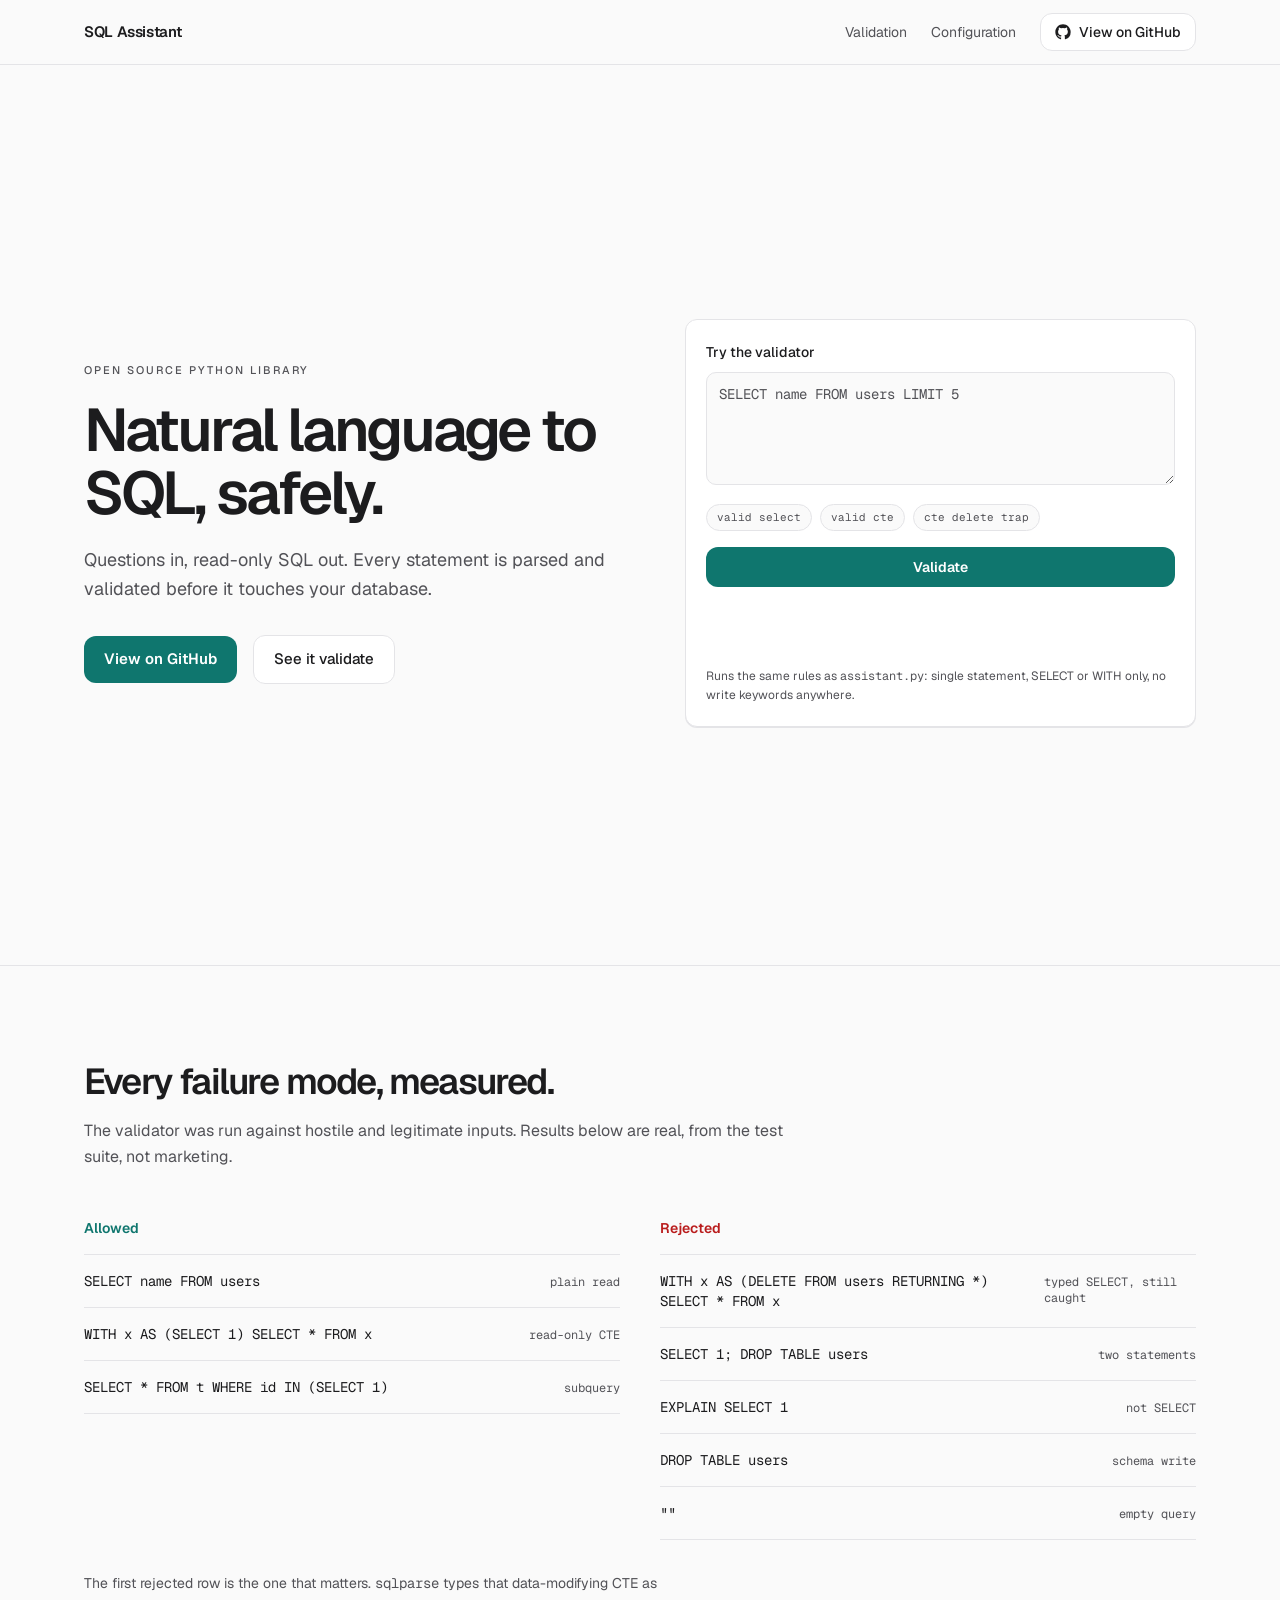
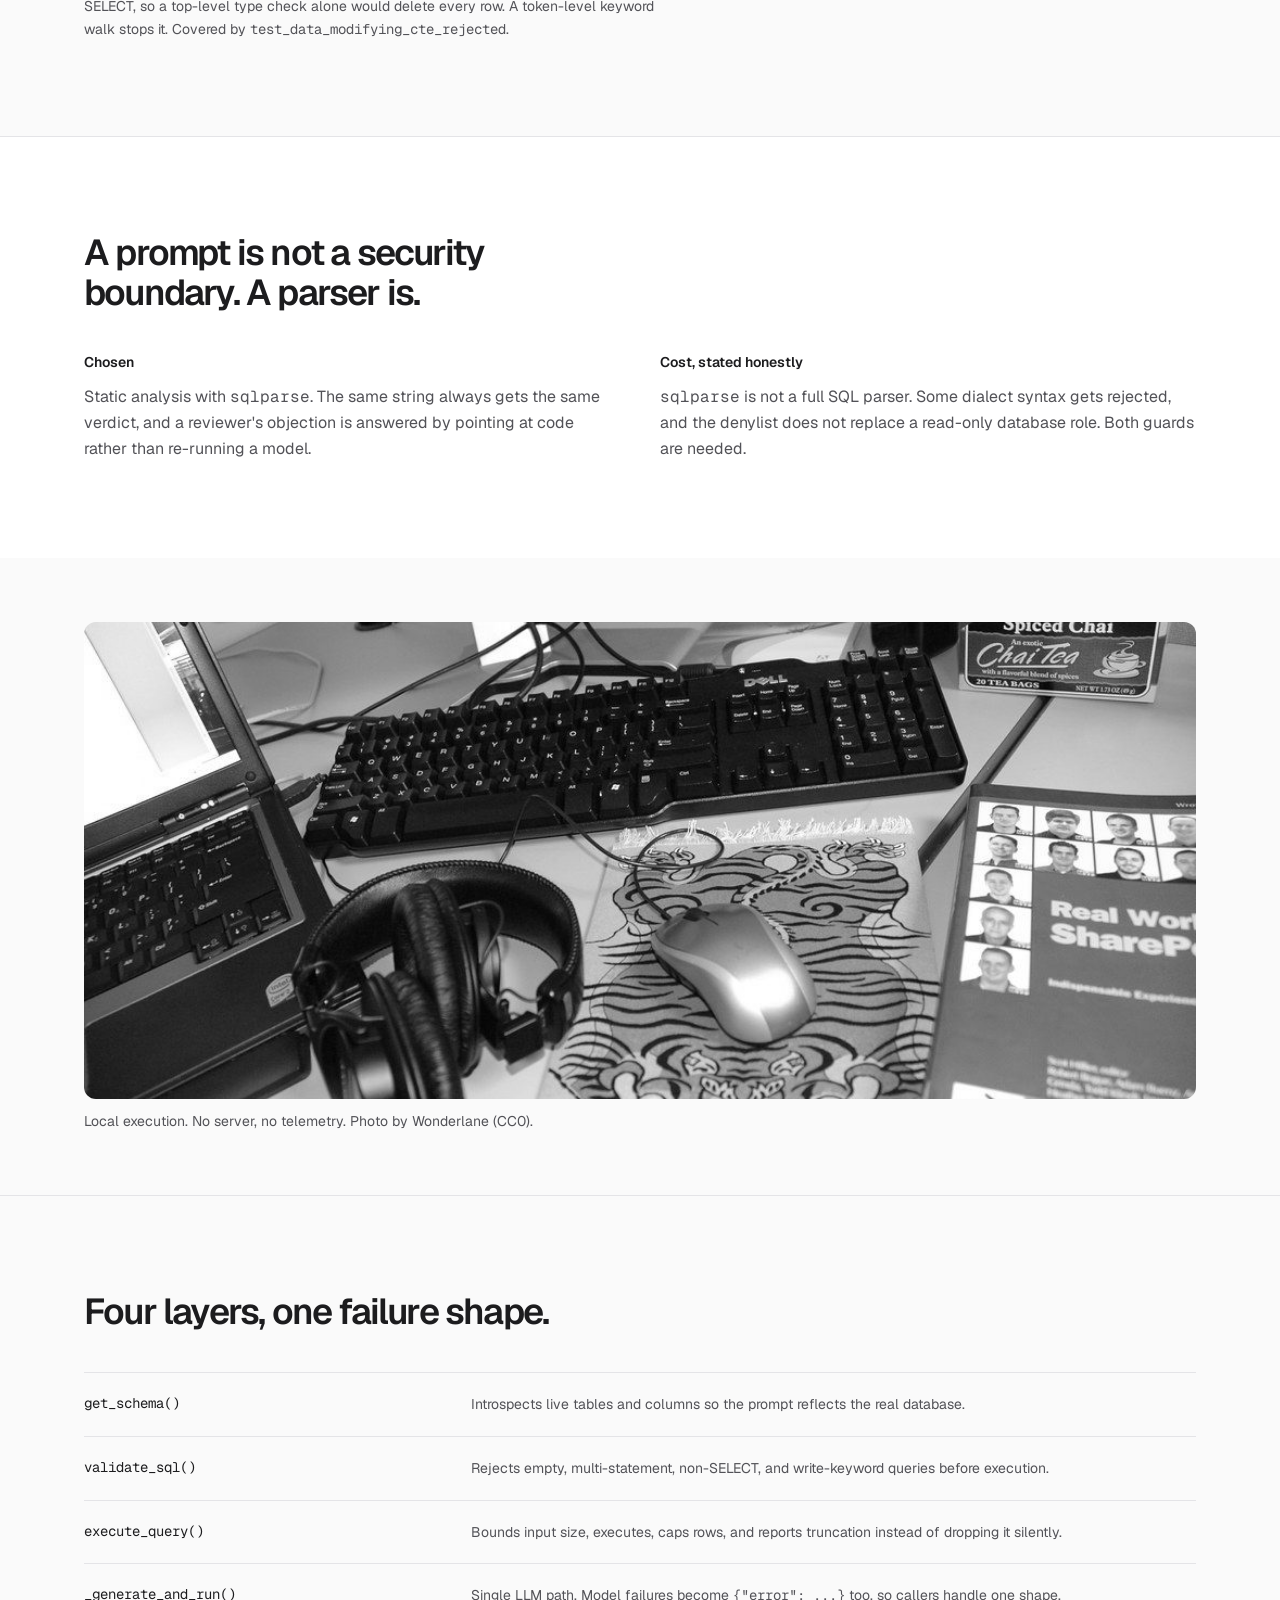
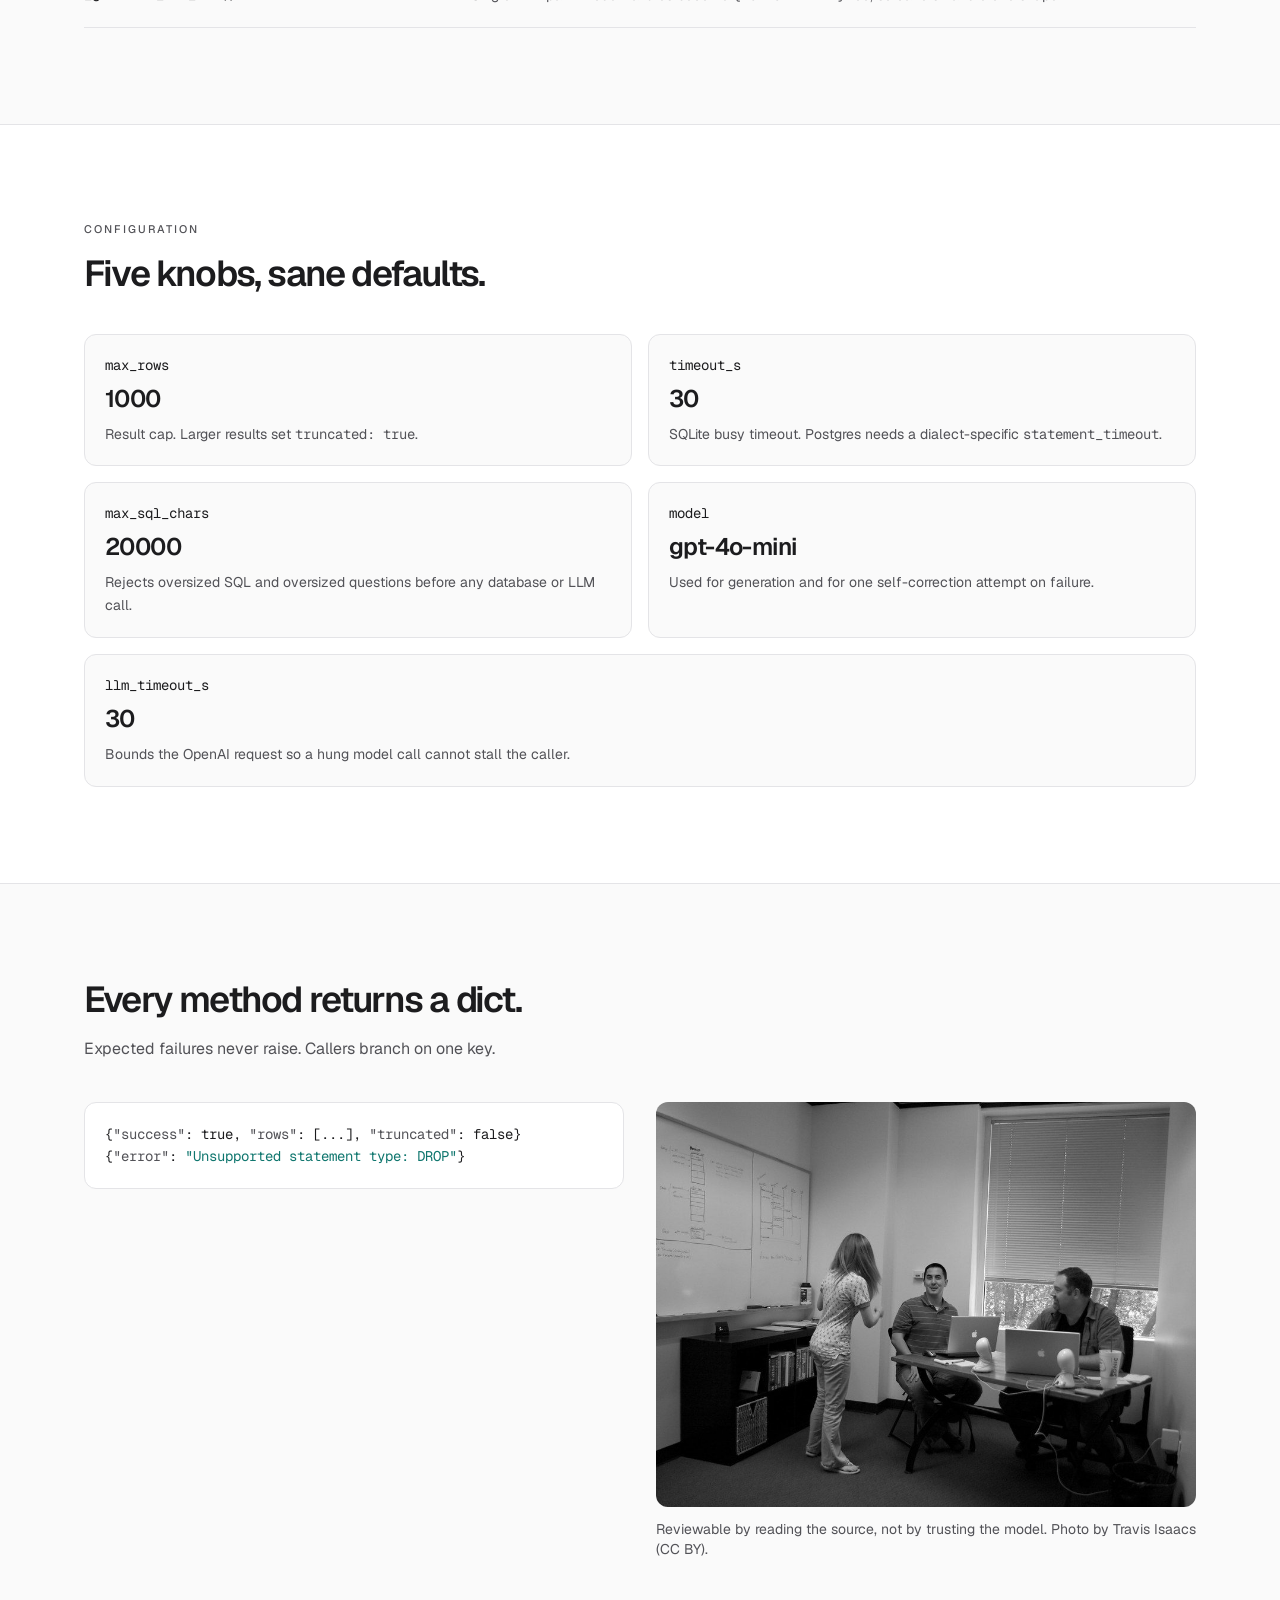
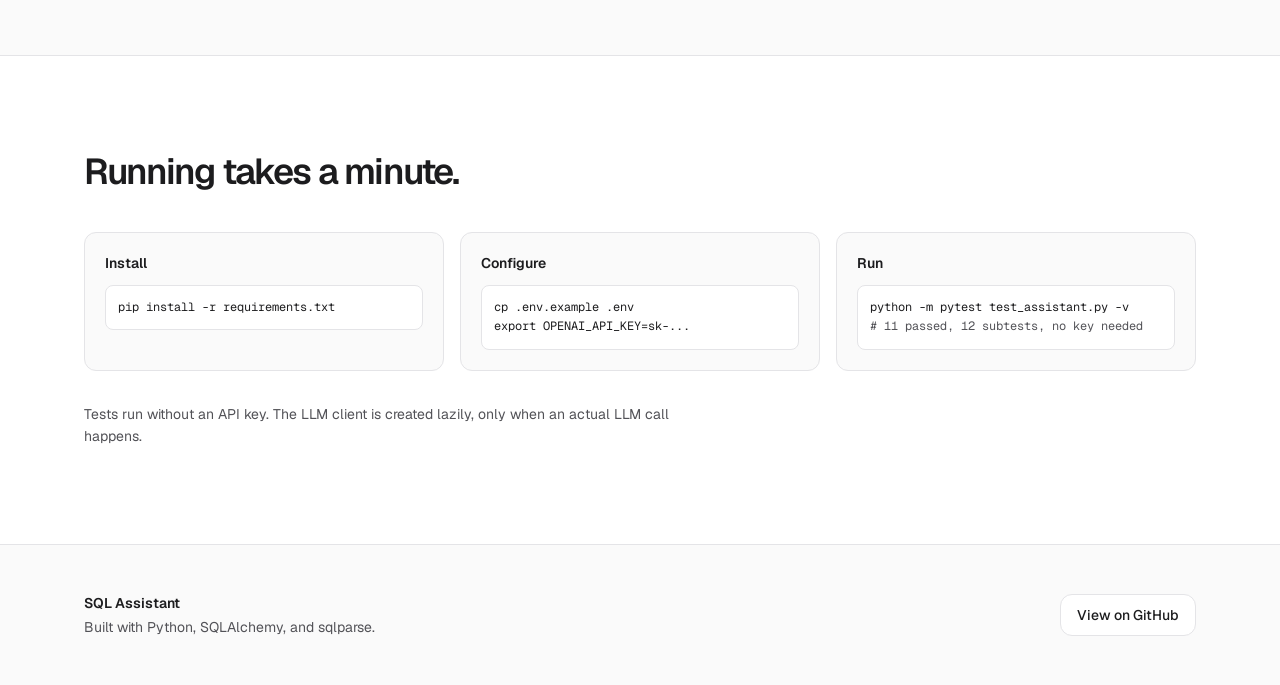
<file: docs/index.html>
<!doctype html>
<html lang="en">
<head>
<meta charset="utf-8">
<meta name="viewport" content="width=device-width, initial-scale=1">
<title>SQL Assistant: natural language to SQL, safely</title>
<meta name="description" content="SQL Assistant turns questions into read-only SQL. Every statement is parsed and validated before it touches your database.">
<link rel="stylesheet" href="./assets/tailwind.css">
<style>
@font-face {
  font-family: "Geist";
  src: url("./fonts/geist-latin-wght-normal.woff2") format("woff2");
  font-weight: 100 900;
  font-display: swap;
}
@font-face {
  font-family: "Geist Mono";
  src: url("./fonts/geist-mono-latin-wght-normal.woff2") format("woff2");
  font-weight: 100 900;
  font-display: swap;
}

:root {
  --canvas: #fafafa;
  --panel: #ffffff;
  --ink: #1c1c1e;
  --muted: #525257;
  --hairline: #e4e4e7;
  --accent: #0f766e;
  --on-accent: #ffffff;
  --ok: #0f766e;
  --bad: #b91c1c;
}

@media (prefers-color-scheme: dark) {
  :root {
    --canvas: #0a0a0c;
    --panel: #121214;
    --ink: #f4f4f5;
    --muted: #a1a1aa;
    --hairline: #26262b;
    --accent: #6ee7b7;
    --on-accent: #0a0a0c;
    --ok: #6ee7b7;
    --bad: #fca5a5;
  }
}

html { scroll-behavior: smooth; }

body {
  background: var(--canvas);
  color: var(--ink);
}

/* Radius lock: 12px everywhere. One scale, no exceptions. */
.r { border-radius: 12px; }

@media (prefers-reduced-motion: no-preference) {
  @keyframes hero-in {
    from { opacity: 0; translate: 0 18px; }
    to { opacity: 1; translate: 0 0; }
  }
  .hero-in { animation: hero-in 0.7s cubic-bezier(0.16, 1, 0.3, 1) both; }
  .hero-in-late { animation: hero-in 0.7s cubic-bezier(0.16, 1, 0.3, 1) 0.12s both; }

  @supports (animation-timeline: view()) {
    .reveal {
      animation: reveal-in linear both;
      animation-timeline: view();
      animation-range: entry 0% entry 35%;
    }
    @keyframes reveal-in {
      from { opacity: 0; translate: 0 22px; }
      to { opacity: 1; translate: 0 0; }
    }
  }
}

@media (prefers-reduced-motion: reduce) {
  html { scroll-behavior: auto; }
}

.push { transition: transform 0.18s cubic-bezier(0.16, 1, 0.3, 1); }
.push:hover { transform: translateY(-1px); }
.push:active { transform: scale(0.98); }

:focus-visible {
  outline: 2px solid var(--accent);
  outline-offset: 2px;
}
</style>
</head>
<body class="bg-canvas text-ink font-sans antialiased">

<a href="#main" class="sr-only focus:not-sr-only focus:absolute focus:top-3 focus:left-3 focus:z-50 focus:bg-panel focus:px-4 focus:py-2 r">Skip to content</a>

<header class="sticky top-0 z-40 border-b border-hairline" style="background: color-mix(in srgb, var(--canvas) 88%, transparent); backdrop-filter: blur(12px);">
  <nav class="mx-auto flex h-16 max-w-6xl items-center justify-between px-5" aria-label="Primary">
    <a href="#top" class="text-[15px] font-semibold tracking-tight">SQL Assistant</a>
    <div class="flex items-center gap-6 text-sm">
      <a href="#validation" class="text-muted push">Validation</a>
      <a href="#configuration" class="text-muted push">Configuration</a>
      <a href="https://github.com/dgexplores/SQL_Assistant" target="_blank" rel="noopener"
         class="push r flex items-center gap-2 border border-hairline bg-panel px-3.5 py-2 font-medium">
        <svg width="16" height="16" viewBox="0 0 24 24" fill="currentColor" aria-hidden="true"><path d="M12 .5C5.65.5.5 5.65.5 12c0 5.08 3.29 9.39 7.86 10.91.58.11.79-.25.79-.56 0-.27-.01-1.17-.02-2.12-3.2.7-3.88-1.36-3.88-1.36-.52-1.33-1.28-1.68-1.28-1.68-1.04-.71.08-.7.08-.7 1.15.08 1.76 1.18 1.76 1.18 1.03 1.75 2.69 1.25 3.35.95.1-.75.4-1.25.72-1.54-2.55-.29-5.23-1.28-5.23-5.67 0-1.25.45-2.28 1.18-3.09-.12-.29-.51-1.46.11-3.04 0 0 .96-.31 3.15 1.17a10.9 10.9 0 0 1 5.74 0c2.19-1.48 3.15-1.17 3.15-1.17.62 1.58.23 2.75.11 3.04.74.81 1.18 1.84 1.18 3.09 0 4.4-2.69 5.37-5.25 5.66.41.36.78 1.06.78 2.14 0 1.55-.01 2.79-.01 3.17 0 .31.21.68.8.56A11.51 11.51 0 0 0 23.5 12C23.5 5.65 18.35.5 12 .5z"/></svg>
        View on GitHub
      </a>
    </div>
  </nav>
</header>

<main id="main">

<!-- HERO: asymmetric split. Left copy, right live validator. -->
<section id="top" class="mx-auto grid min-h-[100dvh] max-w-6xl items-center gap-12 px-5 pt-20 pb-16 lg:grid-cols-[1.05fr_1fr] lg:gap-16">
  <div class="hero-in">
    <p class="text-[11px] font-medium uppercase tracking-[0.18em] text-muted">Open source Python library</p>
    <h1 class="mt-5 text-4xl font-semibold leading-[1.05] tracking-tighter md:text-5xl lg:text-6xl">
      Natural language to SQL, safely.
    </h1>
    <p class="mt-5 max-w-[52ch] text-lg leading-relaxed text-muted">
      Questions in, read-only SQL out. Every statement is parsed and validated before it touches your database.
    </p>
    <div class="mt-8 flex flex-wrap items-center gap-4">
      <a href="https://github.com/dgexplores/SQL_Assistant" target="_blank" rel="noopener"
         class="push r bg-accent px-5 py-3 text-[15px] font-semibold text-on-accent">View on GitHub</a>
      <a href="#validation" class="push r border border-hairline bg-panel px-5 py-3 text-[15px] font-medium">See it validate</a>
    </div>
  </div>

  <div class="hero-in-late">
    <form id="validator" class="r border border-hairline bg-panel p-5 shadow-[0_1px_0_var(--hairline)]">
      <label for="sql-input" class="text-sm font-medium">Try the validator</label>
      <textarea id="sql-input" rows="4" spellcheck="false"
        placeholder="SELECT name FROM users LIMIT 5"
        class="mt-2 w-full resize-y rounded-[10px] border border-hairline bg-canvas px-3 py-2.5 font-mono text-sm leading-relaxed placeholder:text-muted"></textarea>
      <div class="mt-3 flex flex-wrap gap-2" aria-label="Sample queries">
        <button type="button" data-sample="SELECT name FROM users LIMIT 5" class="chip">valid select</button>
        <button type="button" data-sample="WITH x AS (SELECT 1) SELECT * FROM x" class="chip">valid cte</button>
        <button type="button" data-sample="WITH x AS (DELETE FROM users RETURNING *) SELECT * FROM x" class="chip">cte delete trap</button>
      </div>
      <button type="submit" class="push r mt-4 w-full bg-accent py-2.5 text-sm font-semibold text-on-accent">Validate</button>
      <div id="verdict" aria-live="polite" class="mt-4 min-h-[3.25rem]"></div>
      <p class="mt-3 text-xs leading-relaxed text-muted">
        Runs the same rules as <code class="font-mono">assistant.py</code>: single statement, SELECT or WITH only, no write keywords anywhere.
      </p>
    </form>
  </div>
</section>

<!-- VALIDATION: grouped truth table. -->
<section id="validation" class="border-t border-hairline">
  <div class="mx-auto max-w-6xl px-5 py-24">
    <div class="reveal">
      <h2 class="text-3xl font-semibold tracking-tighter md:text-4xl">Every failure mode, measured.</h2>
      <p class="mt-4 max-w-[65ch] leading-relaxed text-muted">
        The validator was run against hostile and legitimate inputs. Results below are real, from the test suite, not marketing.
      </p>
    </div>

    <div class="reveal mt-12 grid gap-10 lg:grid-cols-2">
      <div>
        <p class="text-sm font-semibold text-ok">Allowed</p>
        <ul class="mt-4 divide-y divide-hairline border-y border-hairline">
          <li class="flex flex-col gap-1 py-4 sm:flex-row sm:items-baseline sm:justify-between">
            <code class="font-mono text-sm">SELECT name FROM users</code>
            <span class="font-mono text-xs text-muted">plain read</span>
          </li>
          <li class="flex flex-col gap-1 py-4 sm:flex-row sm:items-baseline sm:justify-between">
            <code class="font-mono text-sm">WITH x AS (SELECT 1) SELECT * FROM x</code>
            <span class="font-mono text-xs text-muted">read-only CTE</span>
          </li>
          <li class="flex flex-col gap-1 py-4 sm:flex-row sm:items-baseline sm:justify-between">
            <code class="font-mono text-sm">SELECT * FROM t WHERE id IN (SELECT 1)</code>
            <span class="font-mono text-xs text-muted">subquery</span>
          </li>
        </ul>
      </div>
      <div>
        <p class="text-sm font-semibold text-bad">Rejected</p>
        <ul class="mt-4 divide-y divide-hairline border-y border-hairline">
          <li class="flex flex-col gap-1 py-4 sm:flex-row sm:items-baseline sm:justify-between">
            <code class="font-mono text-sm">WITH x AS (DELETE FROM users RETURNING *) SELECT * FROM x</code>
            <span class="font-mono text-xs text-muted">typed SELECT, still caught</span>
          </li>
          <li class="flex flex-col gap-1 py-4 sm:flex-row sm:items-baseline sm:justify-between">
            <code class="font-mono text-sm">SELECT 1; DROP TABLE users</code>
            <span class="font-mono text-xs text-muted">two statements</span>
          </li>
          <li class="flex flex-col gap-1 py-4 sm:flex-row sm:items-baseline sm:justify-between">
            <code class="font-mono text-sm">EXPLAIN SELECT 1</code>
            <span class="font-mono text-xs text-muted">not SELECT</span>
          </li>
          <li class="flex flex-col gap-1 py-4 sm:flex-row sm:items-baseline sm:justify-between">
            <code class="font-mono text-sm">DROP TABLE users</code>
            <span class="font-mono text-xs text-muted">schema write</span>
          </li>
          <li class="flex flex-col gap-1 py-4 sm:flex-row sm:items-baseline sm:justify-between">
            <code class="font-mono text-sm">""</code>
            <span class="font-mono text-xs text-muted">empty query</span>
          </li>
        </ul>
      </div>
    </div>

    <p class="reveal mt-8 max-w-[65ch] text-sm leading-relaxed text-muted">
      The first rejected row is the one that matters. <code class="font-mono">sqlparse</code> types that data-modifying CTE as
      SELECT, so a top-level type check alone would delete every row. A token-level keyword walk stops it.
      Covered by <code class="font-mono">test_data_modifying_cte_rejected</code>.
    </p>
  </div>
</section>

<!-- TRADEOFF: full-width statement. -->
<section class="border-t border-hairline bg-panel">
  <div class="reveal mx-auto max-w-6xl px-5 py-24">
    <h2 class="max-w-[22ch] text-3xl font-semibold leading-[1.1] tracking-tighter md:text-4xl">
      A prompt is not a security boundary. A parser is.
    </h2>
    <div class="mt-10 grid gap-10 md:grid-cols-2">
      <div>
        <p class="text-sm font-semibold">Chosen</p>
        <p class="mt-3 leading-relaxed text-muted">
          Static analysis with <code class="font-mono">sqlparse</code>. The same string always gets the same verdict, and a
          reviewer's objection is answered by pointing at code rather than re-running a model.
        </p>
      </div>
      <div>
        <p class="text-sm font-semibold">Cost, stated honestly</p>
        <p class="mt-3 leading-relaxed text-muted">
          <code class="font-mono">sqlparse</code> is not a full SQL parser. Some dialect syntax gets rejected, and the
          denylist does not replace a read-only database role. Both guards are needed.
        </p>
      </div>
    </div>
  </div>
</section>

<!-- image band -->
<figure class="reveal mx-auto max-w-6xl px-5 py-16">
  <img src="./assets/photo-workspace.jpg"
       alt="Developer desk with keyboard, headphones, laptop, and books"
       loading="lazy" width="1024" height="681"
       class="r aspect-[21/9] w-full object-cover">
  <figcaption class="mt-3 text-sm text-muted">Local execution. No server, no telemetry. Photo by Wonderlane (CC0).</figcaption>
</figure>

<!-- ARCHITECTURE: definition rows. -->
<section class="border-t border-hairline">
  <div class="reveal mx-auto max-w-6xl px-5 py-24">
    <h2 class="text-3xl font-semibold tracking-tighter md:text-4xl">Four layers, one failure shape.</h2>
    <dl class="mt-10 divide-y divide-hairline border-y border-hairline">
      <div class="grid gap-1 py-5 sm:grid-cols-[1fr_2fr] sm:gap-6">
        <dt class="font-mono text-sm">get_schema()</dt>
        <dd class="text-sm leading-relaxed text-muted">Introspects live tables and columns so the prompt reflects the real database.</dd>
      </div>
      <div class="grid gap-1 py-5 sm:grid-cols-[1fr_2fr] sm:gap-6">
        <dt class="font-mono text-sm">validate_sql()</dt>
        <dd class="text-sm leading-relaxed text-muted">Rejects empty, multi-statement, non-SELECT, and write-keyword queries before execution.</dd>
      </div>
      <div class="grid gap-1 py-5 sm:grid-cols-[1fr_2fr] sm:gap-6">
        <dt class="font-mono text-sm">execute_query()</dt>
        <dd class="text-sm leading-relaxed text-muted">Bounds input size, executes, caps rows, and reports truncation instead of dropping it silently.</dd>
      </div>
      <div class="grid gap-1 py-5 sm:grid-cols-[1fr_2fr] sm:gap-6">
        <dt class="font-mono text-sm">_generate_and_run()</dt>
        <dd class="text-sm leading-relaxed text-muted">Single LLM path. Model failures become <code class="font-mono">{"error": ...}</code> too, so callers handle one shape.</dd>
      </div>
    </dl>
  </div>
</section>

<!-- CONFIGURATION: 5 parameter tiles. -->
<section id="configuration" class="border-t border-hairline bg-panel">
  <div class="reveal mx-auto max-w-6xl px-5 py-24">
    <p class="text-[11px] font-medium uppercase tracking-[0.18em] text-muted">Configuration</p>
    <h2 class="mt-4 text-3xl font-semibold tracking-tighter md:text-4xl">Five knobs, sane defaults.</h2>
    <div class="mt-10 grid gap-4 sm:grid-cols-2">
      <div class="r border border-hairline bg-canvas p-5">
        <p class="font-mono text-sm">max_rows</p>
        <p class="mt-2 text-2xl font-semibold tracking-tight">1000</p>
        <p class="mt-2 text-sm leading-relaxed text-muted">Result cap. Larger results set <code class="font-mono">truncated: true</code>.</p>
      </div>
      <div class="r border border-hairline bg-canvas p-5">
        <p class="font-mono text-sm">timeout_s</p>
        <p class="mt-2 text-2xl font-semibold tracking-tight">30</p>
        <p class="mt-2 text-sm leading-relaxed text-muted">SQLite busy timeout. Postgres needs a dialect-specific <code class="font-mono">statement_timeout</code>.</p>
      </div>
      <div class="r border border-hairline bg-canvas p-5">
        <p class="font-mono text-sm">max_sql_chars</p>
        <p class="mt-2 text-2xl font-semibold tracking-tight">20000</p>
        <p class="mt-2 text-sm leading-relaxed text-muted">Rejects oversized SQL and oversized questions before any database or LLM call.</p>
      </div>
      <div class="r border border-hairline bg-canvas p-5">
        <p class="font-mono text-sm">model</p>
        <p class="mt-2 text-2xl font-semibold tracking-tight">gpt-4o-mini</p>
        <p class="mt-2 text-sm leading-relaxed text-muted">Used for generation and for one self-correction attempt on failure.</p>
      </div>
      <div class="r border border-hairline bg-canvas p-5 sm:col-span-2">
        <p class="font-mono text-sm">llm_timeout_s</p>
        <p class="mt-2 text-2xl font-semibold tracking-tight">30</p>
        <p class="mt-2 text-sm leading-relaxed text-muted">Bounds the OpenAI request so a hung model call cannot stall the caller.</p>
      </div>
    </div>
  </div>
</section>

<!-- CONTRACT: code + image split. -->
<section class="border-t border-hairline">
  <div class="reveal mx-auto max-w-6xl px-5 py-24">
    <h2 class="text-3xl font-semibold tracking-tighter md:text-4xl">Every method returns a dict.</h2>
    <p class="mt-4 max-w-[65ch] leading-relaxed text-muted">
      Expected failures never raise. Callers branch on one key.
    </p>
    <div class="mt-10 grid items-start gap-8 lg:grid-cols-2">
      <pre class="r overflow-x-auto border border-hairline bg-panel p-5 font-mono text-sm leading-relaxed"><code>{<span class="text-muted">"success"</span>: true, <span class="text-muted">"rows"</span>: [...], <span class="text-muted">"truncated"</span>: false}
{<span class="text-muted">"error"</span>: <span class="text-accent">"Unsupported statement type: DROP"</span>}</code></pre>
      <figure>
        <img src="./assets/photo-developers.jpg"
             alt="Three developers working on laptops beside a whiteboard"
             loading="lazy" width="1024" height="683"
             class="r aspect-[4/3] w-full object-cover">
        <figcaption class="mt-3 text-sm text-muted">Reviewable by reading the source, not by trusting the model. Photo by Travis Isaacs (CC BY).</figcaption>
      </figure>
    </div>
  </div>
</section>

<!-- SETUP: three verb steps, stacked. -->
<section class="border-t border-hairline bg-panel">
  <div class="reveal mx-auto max-w-6xl px-5 py-24">
    <h2 class="text-3xl font-semibold tracking-tighter md:text-4xl">Running takes a minute.</h2>
    <ol class="mt-10 grid gap-4 md:grid-cols-3">
      <li class="r border border-hairline bg-canvas p-5">
        <p class="text-sm font-semibold">Install</p>
        <pre class="mt-3 overflow-x-auto rounded-[8px] border border-hairline bg-panel p-3 font-mono text-xs leading-relaxed"><code>pip install -r requirements.txt</code></pre>
      </li>
      <li class="r border border-hairline bg-canvas p-5">
        <p class="text-sm font-semibold">Configure</p>
        <pre class="mt-3 overflow-x-auto rounded-[8px] border border-hairline bg-panel p-3 font-mono text-xs leading-relaxed"><code>cp .env.example .env
export OPENAI_API_KEY=sk-...</code></pre>
      </li>
      <li class="r border border-hairline bg-canvas p-5">
        <p class="text-sm font-semibold">Run</p>
        <pre class="mt-3 overflow-x-auto rounded-[8px] border border-hairline bg-panel p-3 font-mono text-xs leading-relaxed"><code>python -m pytest test_assistant.py -v
<span class="text-muted"># 11 passed, 12 subtests, no key needed</span></code></pre>
      </li>
    </ol>
    <p class="mt-8 max-w-[65ch] text-sm leading-relaxed text-muted">
      Tests run without an API key. The LLM client is created lazily, only when an actual LLM call happens.
    </p>
  </div>
</section>

</main>

<footer class="border-t border-hairline">
  <div class="mx-auto flex max-w-6xl flex-col items-start justify-between gap-6 px-5 py-12 sm:flex-row sm:items-center">
    <div>
      <p class="text-sm font-semibold">SQL Assistant</p>
      <p class="mt-1 text-sm text-muted">Built with Python, SQLAlchemy, and sqlparse.</p>
    </div>
    <a href="https://github.com/dgexplores/SQL_Assistant" target="_blank" rel="noopener"
       class="push r border border-hairline bg-panel px-4 py-2.5 text-sm font-medium">View on GitHub</a>
  </div>
</footer>

<script>
(function () {
  "use strict";
  // Simplified port of assistant.py validate_sql. sqlparse remains the
  // authority in production; this widget demonstrates the same rules.
  var WRITE = new Set(["INSERT","UPDATE","DELETE","MERGE","UPSERT","REPLACE",
                       "DROP","CREATE","ALTER","TRUNCATE","GRANT","REVOKE","VACUUM"]);

  function stripFences(s) {
    return (s || "").replace(/^\s*```(?:sql)?\s*/i, "").replace(/\s*```\s*$/, "").trim();
  }

  function splitStatements(sql) {
    var out = [], cur = "", quote = null;
    for (var i = 0; i < sql.length; i++) {
      var c = sql[i];
      if (quote) { cur += c; if (c === quote) quote = null; continue; }
      if (c === "'" || c === '"') { quote = c; cur += c; continue; }
      if (c === ";") { out.push(cur); cur = ""; continue; }
      cur += c;
    }
    out.push(cur);
    return out.map(function (s) { return s.trim(); }).filter(Boolean);
  }

  function validate(sql) {
    sql = stripFences(sql);
    if (!sql) return [false, "Empty query"];
    var stmts = splitStatements(sql);
    if (stmts.length > 1) return [false, "Multiple statements: " + stmts.length + " found"];
    var first = stmts[0].split(/\s+/)[0].toUpperCase();
    if (first !== "SELECT" && first !== "WITH") return [false, "Unsupported statement type: " + first];
    var bare = stmts[0].replace(/'(?:[^'\\]|\\.)*'/g, "").replace(/"(?:[^"\\]|\\.)*"/g, "");
    var words = bare.match(/[A-Za-z_][A-Za-z0-9_]*/g) || [];
    for (var i = 0; i < words.length; i++) {
      var u = words[i].toUpperCase();
      if (WRITE.has(u)) return [false, "Unsupported keyword in query: " + u];
    }
    return [true, "Valid"];
  }

  var form = document.getElementById("validator");
  var input = document.getElementById("sql-input");
  var verdict = document.getElementById("verdict");

  function render(ok, msg) {
    verdict.textContent = "";
    var box = document.createElement("div");
    box.className = "r flex items-start gap-3 border px-4 py-3";
    var badge = document.createElement("span");
    badge.className = "mt-px inline-block rounded-full px-2 py-0.5 font-mono text-[11px] font-semibold uppercase tracking-wide";
    if (ok) {
      box.style.borderColor = "var(--ok)";
      badge.style.background = "var(--ok)";
      badge.style.color = "var(--on-accent)";
      badge.textContent = "Allowed";
    } else {
      box.style.borderColor = "var(--bad)";
      badge.style.background = "var(--bad)";
      badge.style.color = "#ffffff";
      badge.textContent = "Rejected";
    }
    var reason = document.createElement("span");
    reason.className = "font-mono text-sm";
    reason.textContent = msg;
    box.appendChild(badge);
    box.appendChild(reason);
    verdict.appendChild(box);
  }

  form.addEventListener("submit", function (e) {
    e.preventDefault();
    var result = validate(input.value);
    render(result[0], result[1]);
  });

  document.querySelectorAll(".chip").forEach(function (chip) {
    var style = chip.style;
    style.border = "1px solid var(--hairline)";
    style.background = "var(--canvas)";
    style.borderRadius = "999px";
    style.padding = "4px 10px";
    style.fontFamily = "var(--font-mono)";
    style.fontSize = "11px";
    style.color = "var(--muted)";
    style.cursor = "pointer";
    chip.addEventListener("click", function () {
      input.value = chip.getAttribute("data-sample");
      input.focus();
      var result = validate(input.value);
      render(result[0], result[1]);
    });
  });
})();
</script>
</body>
</html>
</file>
